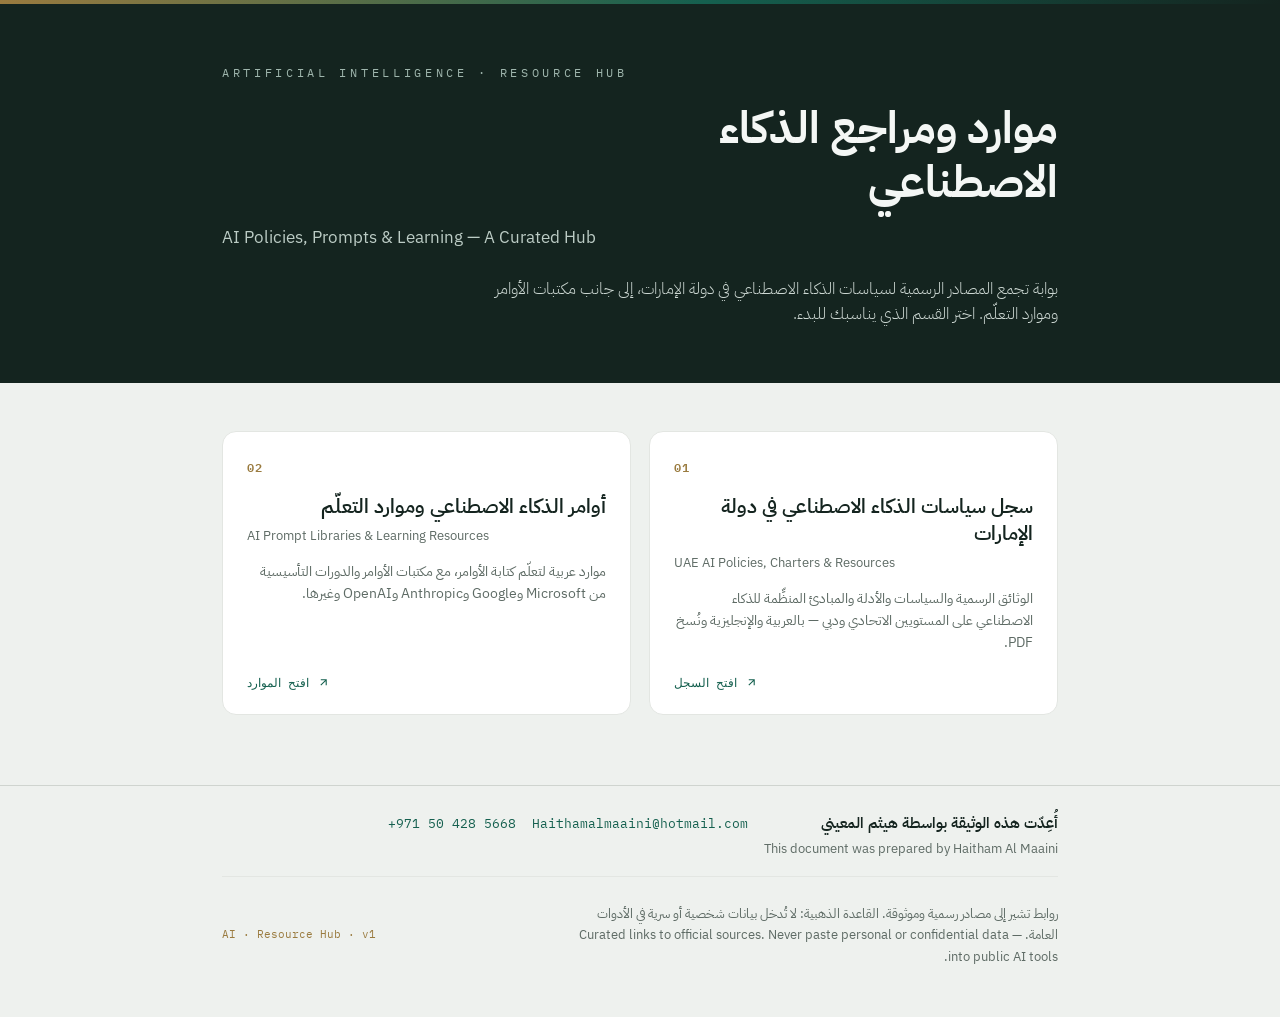
<file: archive/index.html>
<!DOCTYPE html>
<html lang="ar" dir="rtl">
<head>
<meta charset="UTF-8">
<meta name="viewport" content="width=device-width, initial-scale=1.0">
<title>موارد ومراجع الذكاء الاصطناعي</title>
<meta name="description" content="بوابة موارد الذكاء الاصطناعي — سجل السياسات الرسمية في دولة الإمارات، ومكتبات الأوامر وموارد التعلّم.">
<link rel="preconnect" href="https://fonts.googleapis.com">
<link rel="preconnect" href="https://fonts.gstatic.com" crossorigin>
<link href="https://fonts.googleapis.com/css2?family=IBM+Plex+Sans+Arabic:wght@300;400;500;600;700&family=IBM+Plex+Sans:wght@400;500;600&family=IBM+Plex+Mono:wght@500;600&display=swap" rel="stylesheet">
<style>
  :root{
    --ink:#14241f; --paper:#eef1ee; --card:#ffffff;
    --accent:#15604f; --accent-soft:#e2ede8; --brass:#9a7b3f;
    --muted:#5e6b65; --line:#e3e6e2; --line-strong:#cfd4cf; --radius:14px;
    --ar:"IBM Plex Sans Arabic", system-ui, sans-serif;
    --en:"IBM Plex Sans", system-ui, sans-serif;
    --mono:"IBM Plex Mono", ui-monospace, monospace;
  }
  *{box-sizing:border-box;margin:0;padding:0}
  body{font-family:var(--ar);background:var(--paper);color:var(--ink);line-height:1.6;-webkit-font-smoothing:antialiased}
  .wrap{max-width:880px;margin:0 auto;padding:0 22px}

  header.top{background:var(--ink);color:#f4f7f5;padding:64px 0 56px;position:relative;overflow:hidden}
  header.top::before{content:"";position:absolute;inset:0 0 auto 0;height:4px;
    background:linear-gradient(90deg,var(--brass) 0%,var(--accent) 55%,transparent 100%)}
  .kicker{font-family:var(--mono);font-size:11.5px;letter-spacing:.32em;text-transform:uppercase;color:#9fb6ad;margin-bottom:20px;direction:ltr}
  header.top h1{font-weight:700;font-size:clamp(28px,5.8vw,44px);line-height:1.22;max-width:20ch}
  header.top .sub{font-family:var(--en);direction:ltr;font-size:clamp(14px,2.4vw,17px);color:#bcccc5;font-weight:400;margin-top:14px}
  header.top p.lede{margin-top:26px;max-width:60ch;color:#cdd8d3;font-size:15.5px;font-weight:300}

  main{padding:48px 0 70px}

  .cards{display:grid;grid-template-columns:1fr 1fr;gap:18px}
  a.card{
    text-decoration:none;color:inherit;background:var(--card);border:1px solid var(--line);
    border-radius:var(--radius);padding:26px 24px 22px;display:flex;flex-direction:column;
    position:relative;overflow:hidden;
    transition:border-color .18s ease, box-shadow .18s ease, transform .18s ease;
  }
  a.card::before{content:"";position:absolute;inset:0 auto 0 0;width:4px;
    background:linear-gradient(180deg,var(--brass),var(--accent));opacity:.0;transition:opacity .18s ease}
  a.card:hover,a.card:focus-visible{border-color:var(--line-strong);box-shadow:0 10px 30px -18px rgba(20,36,31,.5);transform:translateY(-2px)}
  a.card:hover::before,a.card:focus-visible::before{opacity:1}
  a:focus-visible{outline:2px solid var(--accent);outline-offset:3px}
  .card .num{font-family:var(--mono);font-size:12px;font-weight:600;color:var(--brass);direction:ltr;letter-spacing:.06em;margin-bottom:16px}
  .card h2{font-weight:600;font-size:20px;line-height:1.35;color:var(--ink)}
  .card .en{font-family:var(--en);direction:ltr;font-size:13px;color:var(--muted);margin-top:6px;font-weight:400}
  .card .desc{font-size:14px;color:var(--muted);margin-top:14px;flex:1}
  .card .go{margin-top:18px;font-family:var(--mono);font-size:12px;font-weight:500;color:var(--accent);direction:ltr;display:inline-flex;align-items:center;gap:8px}
  .card .go svg{width:13px;height:13px}

  footer{border-top:1px solid var(--line-strong);padding:26px 0 50px;color:var(--muted);font-size:12.5px}
  footer .wrap{display:flex;flex-wrap:wrap;gap:8px 18px;justify-content:space-between;align-items:center}
  footer .note{max-width:60ch;line-height:1.7}
  footer .mono{font-family:var(--mono);font-size:11px;color:var(--brass);direction:ltr}
  .prepared{flex-basis:100%;display:flex;flex-wrap:wrap;align-items:baseline;gap:6px 16px;
    padding-bottom:18px;margin-bottom:18px;border-bottom:1px solid var(--line)}
  .prepared .pb-text{display:flex;flex-direction:column;gap:3px}
  .prepared .pb-ar{font-weight:600;font-size:14.5px;color:var(--ink)}
  .prepared .pb-en{font-family:var(--en);direction:ltr;font-size:12.5px;color:var(--muted)}
  .prepared .pb-contacts{display:flex;flex-wrap:wrap;gap:6px 16px;direction:ltr;font-family:var(--mono);font-size:12.5px;margin-inline-start:auto}
  .prepared .pb-contacts a{color:var(--accent);text-decoration:none;border-bottom:1px solid transparent;transition:border-color .15s}
  .prepared .pb-contacts a:hover,.prepared .pb-contacts a:focus-visible{border-color:var(--accent)}

  @media (max-width:600px){.cards{grid-template-columns:1fr}.prepared .pb-contacts{margin-inline-start:0}}
  @media (prefers-reduced-motion:reduce){*{transition:none!important}}
</style>
</head>
<body>

<header class="top">
  <div class="wrap">
    <div class="kicker">Artificial Intelligence · Resource Hub</div>
    <h1>موارد ومراجع الذكاء الاصطناعي</h1>
    <div class="sub">AI Policies, Prompts &amp; Learning — A Curated Hub</div>
    <p class="lede">بوابة تجمع المصادر الرسمية لسياسات الذكاء الاصطناعي في دولة الإمارات، إلى جانب مكتبات الأوامر وموارد التعلّم. اختر القسم الذي يناسبك للبدء.</p>
  </div>
</header>

<main>
  <div class="wrap">
    <div class="cards">

      <a class="card" href="/uae-ai-register">
        <div class="num">01</div>
        <h2>سجل سياسات الذكاء الاصطناعي في دولة الإمارات</h2>
        <div class="en">UAE AI Policies, Charters &amp; Resources</div>
        <p class="desc">الوثائق الرسمية والسياسات والأدلة والمبادئ المنظِّمة للذكاء الاصطناعي على المستويين الاتحادي ودبي — بالعربية والإنجليزية ونُسخ PDF.</p>
        <span class="go">افتح السجل <svg viewBox="0 0 24 24" fill="none" stroke="currentColor" stroke-width="2"><path d="M7 17 17 7M7 7h10v10"/></svg></span>
      </a>

      <a class="card" href="/ai-prompts-learning">
        <div class="num">02</div>
        <h2>أوامر الذكاء الاصطناعي وموارد التعلّم</h2>
        <div class="en">AI Prompt Libraries &amp; Learning Resources</div>
        <p class="desc">موارد عربية لتعلّم كتابة الأوامر، مع مكتبات الأوامر والدورات التأسيسية من Microsoft وGoogle وAnthropic وOpenAI وغيرها.</p>
        <span class="go">افتح الموارد <svg viewBox="0 0 24 24" fill="none" stroke="currentColor" stroke-width="2"><path d="M7 17 17 7M7 7h10v10"/></svg></span>
      </a>

    </div>
  </div>
</main>

<footer>
  <div class="wrap">
    <div class="prepared">
      <div class="pb-text">
        <span class="pb-ar">أُعِدّت هذه الوثيقة بواسطة هيثم المعيني</span>
        <span class="pb-en">This document was prepared by Haitham Al Maaini</span>
      </div>
      <span class="pb-contacts">
        <a href="tel:+971504285668">+971 50 428 5668</a>
        <a href="mailto:Haithamalmaaini@hotmail.com">Haithamalmaaini@hotmail.com</a>
      </span>
    </div>
    <div class="note">روابط تشير إلى مصادر رسمية وموثوقة. القاعدة الذهبية: لا تُدخل بيانات شخصية أو سرية في الأدوات العامة. — Curated links to official sources. Never paste personal or confidential data into public AI tools.</div>
    <div class="mono">AI · Resource Hub · v1</div>
  </div>
</footer>

</body>
</html>
</file>
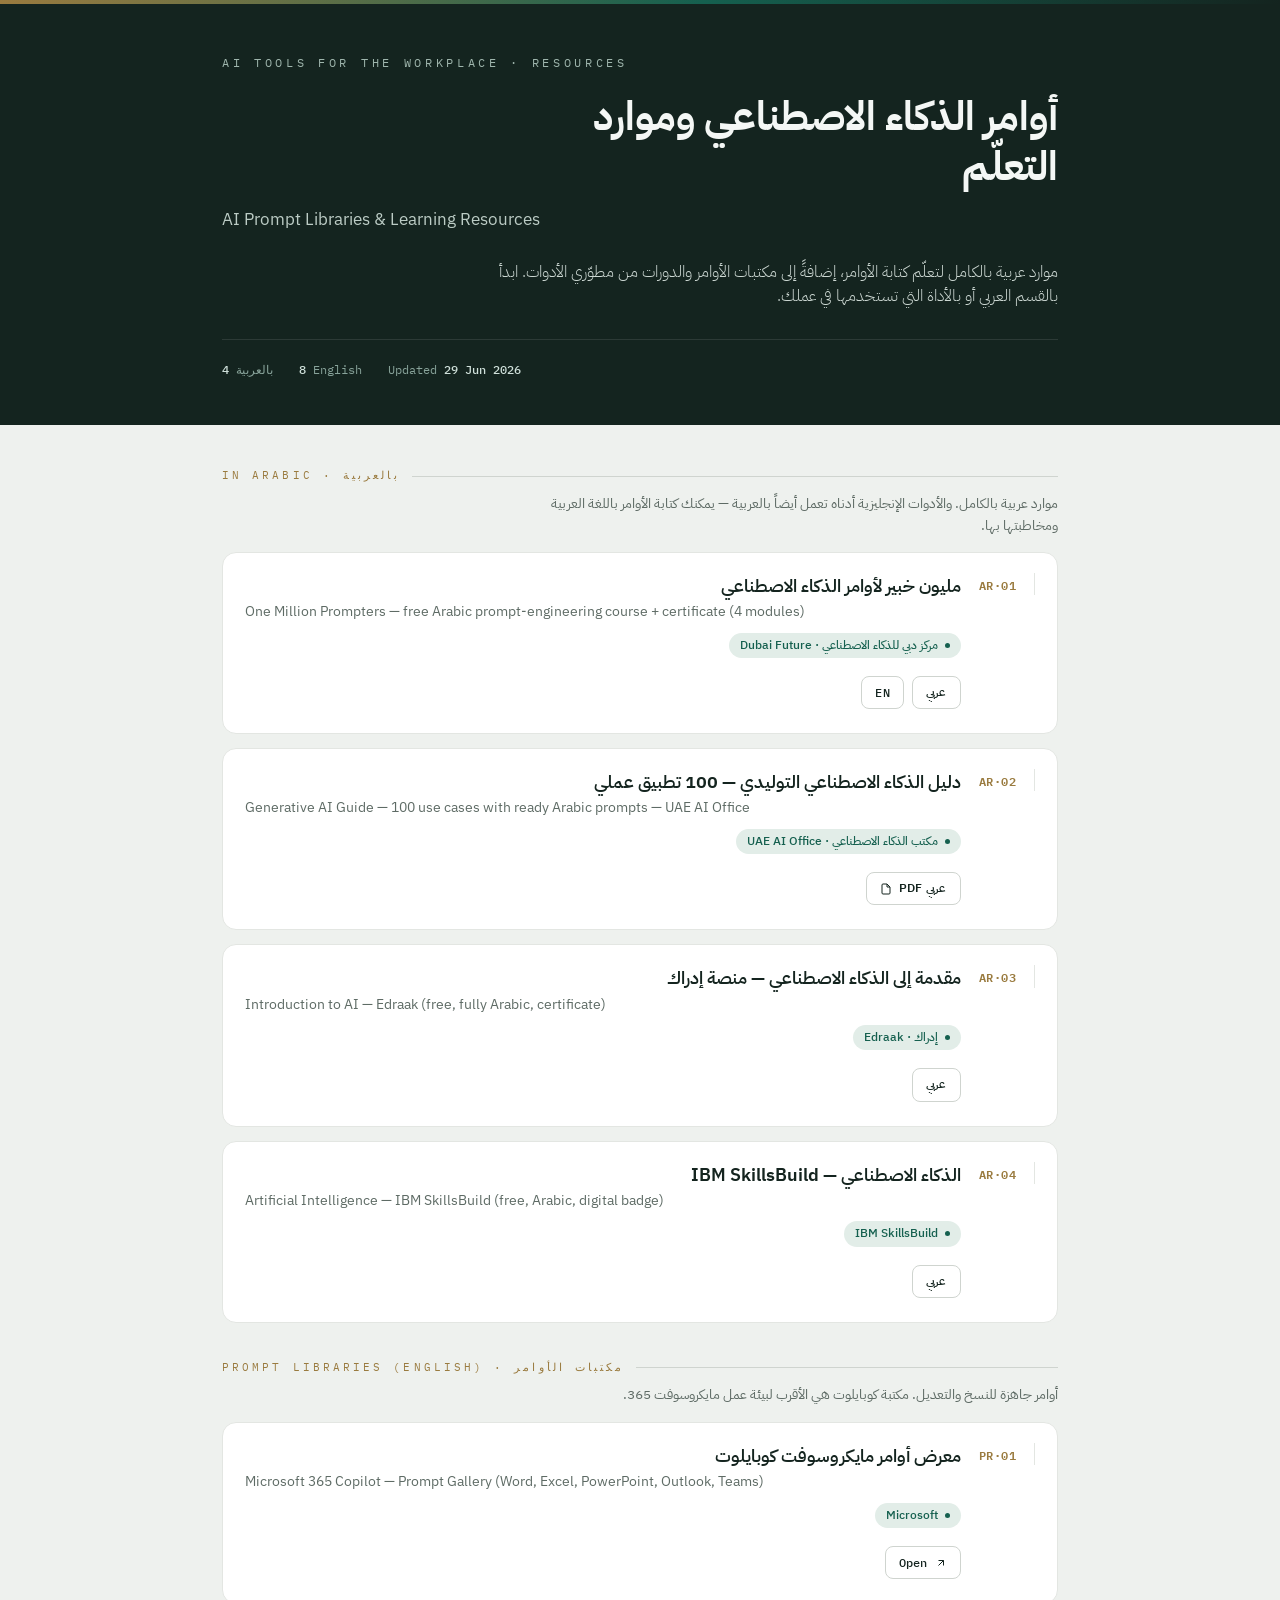
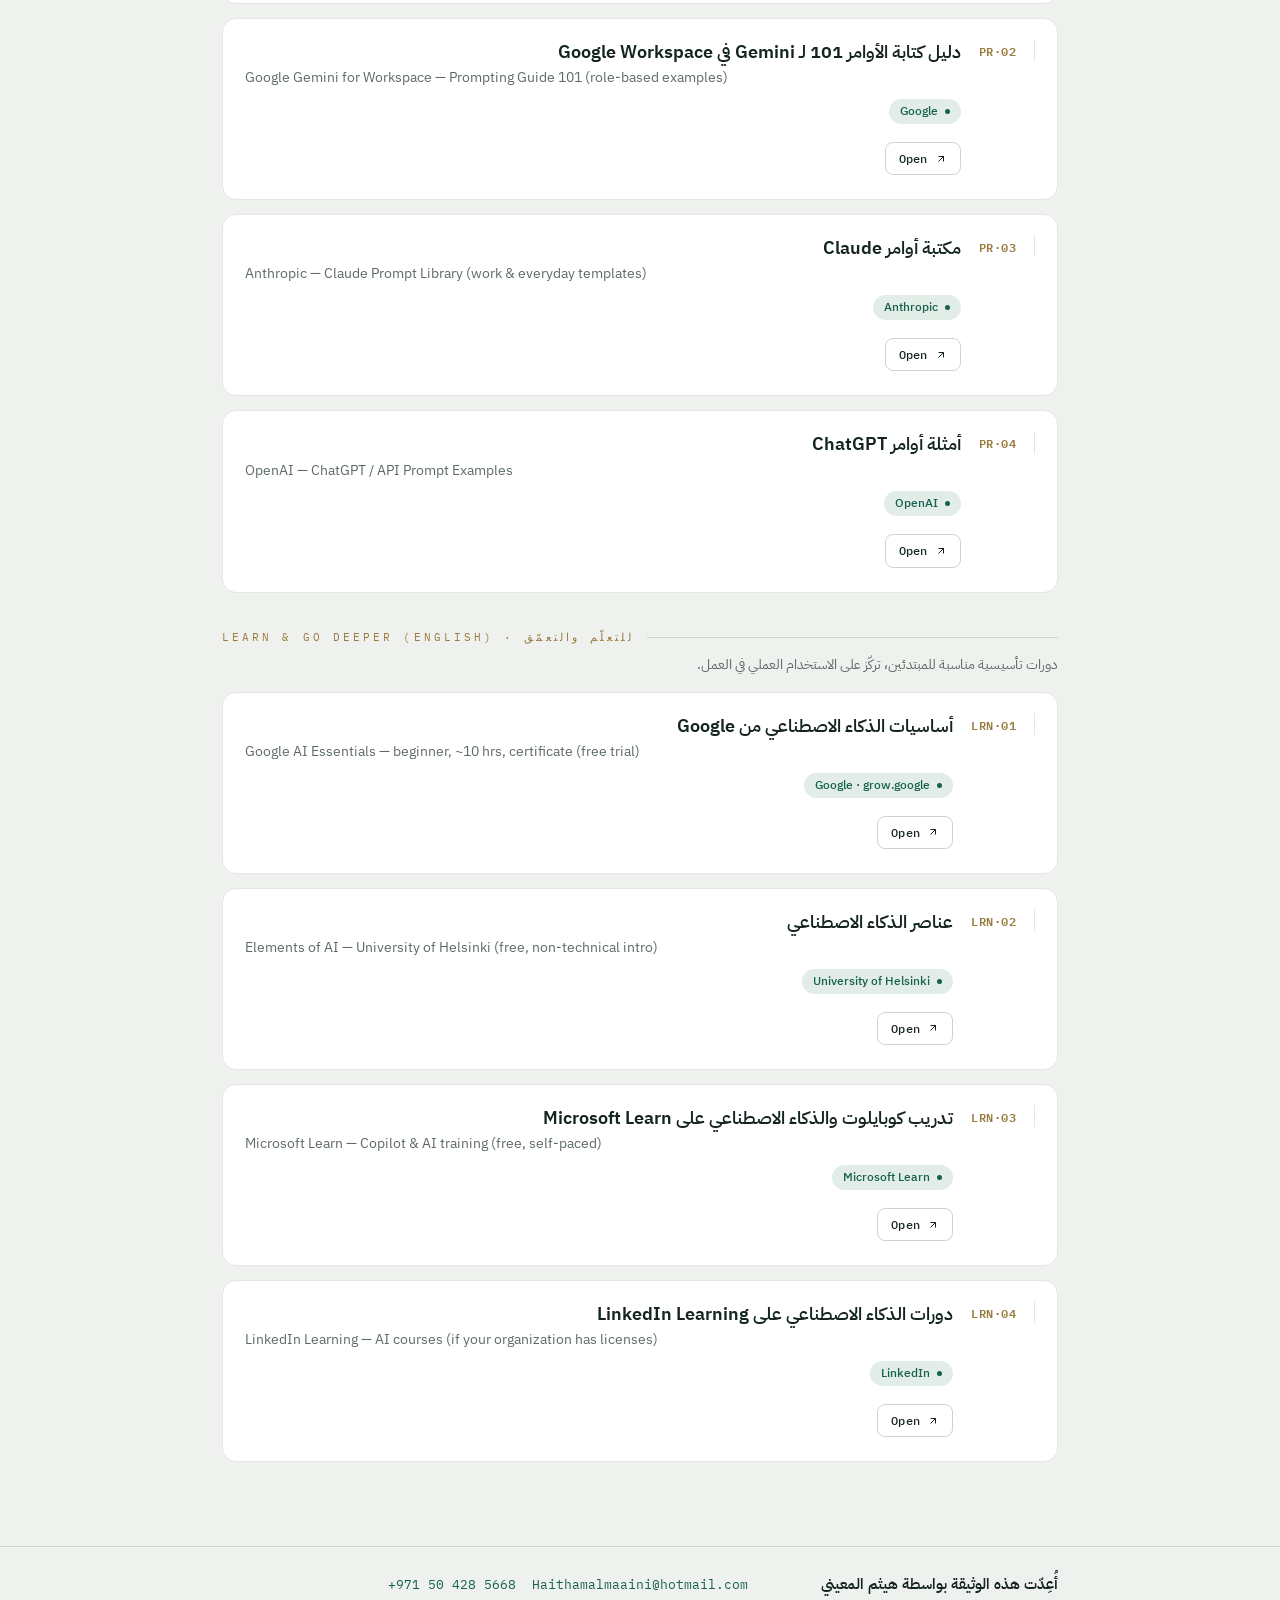
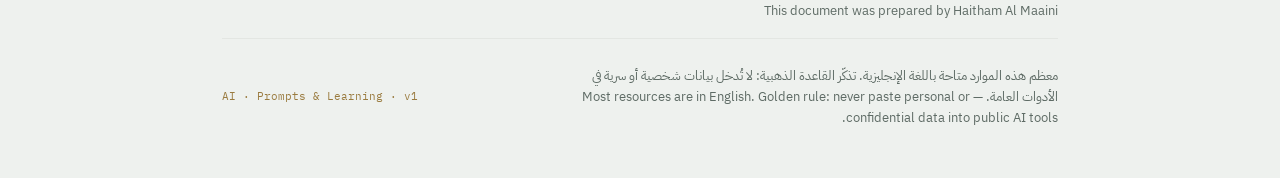
<file: ai-prompts-learning.html>
<!DOCTYPE html>
<html lang="ar" dir="rtl">
<head>
<meta charset="UTF-8">
<meta name="viewport" content="width=device-width, initial-scale=1.0">
<title>أوامر الذكاء الاصطناعي وموارد التعلّم</title>
<link rel="preconnect" href="https://fonts.googleapis.com">
<link rel="preconnect" href="https://fonts.gstatic.com" crossorigin>
<link href="https://fonts.googleapis.com/css2?family=IBM+Plex+Sans+Arabic:wght@300;400;500;600;700&family=IBM+Plex+Sans:wght@400;500;600&family=IBM+Plex+Mono:wght@500;600&display=swap" rel="stylesheet">
<style>
  :root{
    --ink:#14241f; --paper:#eef1ee; --card:#ffffff;
    --accent:#15604f; --accent-soft:#e2ede8; --brass:#9a7b3f;
    --muted:#5e6b65; --line:#e3e6e2; --line-strong:#cfd4cf; --radius:14px;
    --ar:"IBM Plex Sans Arabic", system-ui, sans-serif;
    --en:"IBM Plex Sans", system-ui, sans-serif;
    --mono:"IBM Plex Mono", ui-monospace, monospace;
  }
  *{box-sizing:border-box;margin:0;padding:0}
  body{font-family:var(--ar);background:var(--paper);color:var(--ink);line-height:1.6;-webkit-font-smoothing:antialiased}
  .wrap{max-width:880px;margin:0 auto;padding:0 22px}

  header.top{background:var(--ink);color:#f4f7f5;padding:54px 0 46px;position:relative;overflow:hidden}
  header.top::before{content:"";position:absolute;inset:0 0 auto 0;height:4px;
    background:linear-gradient(90deg,var(--brass) 0%,var(--accent) 55%,transparent 100%)}
  .kicker{font-family:var(--mono);font-size:11.5px;letter-spacing:.32em;text-transform:uppercase;color:#9fb6ad;margin-bottom:20px;direction:ltr}
  header.top h1{font-weight:700;font-size:clamp(26px,5.4vw,40px);line-height:1.25;max-width:20ch}
  header.top .sub{font-family:var(--en);direction:ltr;font-size:clamp(14px,2.4vw,17px);color:#bcccc5;font-weight:400;margin-top:14px}
  header.top p.lede{margin-top:26px;max-width:60ch;color:#cdd8d3;font-size:15.5px;font-weight:300}
  .meta-row{margin-top:30px;display:flex;flex-wrap:wrap;gap:10px 26px;align-items:center;
    font-family:var(--mono);font-size:12px;color:#88a39a;direction:ltr;border-top:1px solid rgba(255,255,255,.10);padding-top:20px}
  .meta-row b{color:#cfe0da;font-weight:500}

  main{padding:42px 0 70px}
  .grouplabel{font-family:var(--mono);font-size:11px;letter-spacing:.28em;text-transform:uppercase;color:var(--brass);
    margin:36px 0 14px;display:flex;align-items:center;gap:12px;direction:ltr}
  .grouplabel::after{content:"";flex:1;height:1px;background:var(--line-strong)}
  .grouplabel:first-child{margin-top:0}
  .groupnote{font-size:13.5px;color:var(--muted);margin:-6px 0 16px;max-width:64ch}

  .item{background:var(--card);border:1px solid var(--line);border-radius:var(--radius);padding:20px 22px;margin-bottom:14px;
    display:grid;grid-template-columns:auto 1fr;gap:4px 18px;position:relative;
    transition:border-color .18s ease, box-shadow .18s ease, transform .18s ease}
  .item:hover{border-color:var(--line-strong);box-shadow:0 6px 22px -14px rgba(20,36,31,.4);transform:translateY(-1px)}
  .ref{grid-row:1 / span 3;font-family:var(--mono);font-size:12px;font-weight:600;color:var(--brass);direction:ltr;letter-spacing:.04em;
    border-inline-end:1px solid var(--line);padding-inline-end:18px;align-self:start;white-space:nowrap;padding-top:3px}
  .titles{min-width:0}
  .t-ar{font-weight:600;font-size:18px;line-height:1.4;color:var(--ink)}
  .t-en{font-family:var(--en);direction:ltr;font-size:13.5px;color:var(--muted);margin-top:3px;font-weight:400}
  .issuer{margin-top:10px;display:inline-flex;align-items:center;gap:7px;font-size:12px;color:var(--accent);
    background:var(--accent-soft);padding:3px 11px;border-radius:100px;font-weight:500}
  .issuer .dot{width:5px;height:5px;border-radius:50%;background:var(--accent)}

  .links{grid-column:2;display:flex;flex-wrap:wrap;gap:8px;margin-top:14px}
  a.lnk{text-decoration:none;font-family:var(--mono);font-size:12px;font-weight:500;letter-spacing:.02em;color:var(--ink);
    border:1px solid var(--line-strong);border-radius:8px;padding:6px 13px;display:inline-flex;align-items:center;gap:7px;direction:ltr;
    transition:background .15s ease,color .15s ease,border-color .15s ease}
  a.lnk:hover,a.lnk:focus-visible{background:var(--accent);color:#fff;border-color:var(--accent)}
  a.lnk svg{width:12px;height:12px;flex:none}
  a:focus-visible{outline:2px solid var(--accent);outline-offset:3px}

  footer{border-top:1px solid var(--line-strong);padding:26px 0 50px;color:var(--muted);font-size:12.5px}
  footer .wrap{display:flex;flex-wrap:wrap;gap:8px 18px;justify-content:space-between;align-items:center}
  footer .note{max-width:60ch;line-height:1.7}
  footer .mono{font-family:var(--mono);font-size:11px;color:var(--brass);direction:ltr}
  .prepared{flex-basis:100%;display:flex;flex-wrap:wrap;align-items:baseline;gap:6px 16px;
    padding-bottom:18px;margin-bottom:18px;border-bottom:1px solid var(--line)}
  .prepared .pb-text{display:flex;flex-direction:column;gap:3px}
  .prepared .pb-ar{font-weight:600;font-size:14.5px;color:var(--ink)}
  .prepared .pb-en{font-family:var(--en);direction:ltr;font-size:12.5px;color:var(--muted)}
  .prepared .pb-contacts{display:flex;flex-wrap:wrap;gap:6px 16px;direction:ltr;font-family:var(--mono);font-size:12.5px;margin-inline-start:auto}
  .prepared .pb-contacts a{color:var(--accent);text-decoration:none;border-bottom:1px solid transparent;transition:border-color .15s}
  .prepared .pb-contacts a:hover,.prepared .pb-contacts a:focus-visible{border-color:var(--accent)}

  @media (max-width:560px){
    .prepared .pb-contacts{margin-inline-start:0}
    .item{grid-template-columns:1fr;gap:2px}
    .ref{grid-row:auto;border-inline-end:none;border-bottom:1px solid var(--line);padding-inline-end:0;padding-bottom:8px;margin-bottom:8px}
    .links{grid-column:1}
  }
  @media (prefers-reduced-motion:reduce){*{transition:none!important}}
</style>
</head>
<body>

<header class="top">
  <div class="wrap">
    <div class="kicker">AI Tools for the Workplace · Resources</div>
    <h1>أوامر الذكاء الاصطناعي وموارد التعلّم</h1>
    <div class="sub">AI Prompt Libraries &amp; Learning Resources</div>
    <p class="lede">موارد عربية بالكامل لتعلّم كتابة الأوامر، إضافةً إلى مكتبات الأوامر والدورات من مطوّري الأدوات. ابدأ بالقسم العربي أو بالأداة التي تستخدمها في عملك.</p>
    <div class="meta-row">
      <span><b>4</b> بالعربية</span>
      <span><b>8</b> English</span>
      <span>Updated <b>29 Jun 2026</b></span>
    </div>
  </div>
</header>

<main>
  <div class="wrap">

    <!-- ============ ARABIC ============ -->
    <div class="grouplabel">In Arabic · بالعربية</div>
    <p class="groupnote">موارد عربية بالكامل. والأدوات الإنجليزية أدناه تعمل أيضاً بالعربية — يمكنك كتابة الأوامر باللغة العربية ومخاطبتها بها.</p>

    <!-- AR·01 -->
    <article class="item">
      <div class="ref">AR&middot;01</div>
      <div class="titles">
        <div class="t-ar">مليون خبير لأوامر الذكاء الاصطناعي</div>
        <div class="t-en">One Million Prompters — free Arabic prompt-engineering course + certificate (4 modules)</div>
        <span class="issuer"><span class="dot"></span>مركز دبي للذكاء الاصطناعي · Dubai Future</span>
      </div>
      <div class="links">
        <a class="lnk" href="https://dub.ai/ar/omp-ar" target="_blank" rel="noopener"><span style="font-family:var(--ar);font-weight:600">عربي</span></a>
        <a class="lnk" href="https://dub.ai/en/omp" target="_blank" rel="noopener">EN</a>
      </div>
    </article>

    <!-- AR·02 -->
    <article class="item">
      <div class="ref">AR&middot;02</div>
      <div class="titles">
        <div class="t-ar">دليل الذكاء الاصطناعي التوليدي — 100 تطبيق عملي</div>
        <div class="t-en">Generative AI Guide — 100 use cases with ready Arabic prompts — UAE AI Office</div>
        <span class="issuer"><span class="dot"></span>مكتب الذكاء الاصطناعي · UAE AI Office</span>
      </div>
      <div class="links">
        <a class="lnk" href="https://ai.gov.ae/wp-content/uploads/2023/04/406.-Generative-AI-Guide_ver1-AR.pdf" target="_blank" rel="noopener"><svg viewBox="0 0 24 24" fill="none" stroke="currentColor" stroke-width="2"><path d="M14 2H6a2 2 0 0 0-2 2v16a2 2 0 0 0 2 2h12a2 2 0 0 0 2-2V8z"/><path d="M14 2v6h6"/></svg><span style="font-family:var(--ar);font-weight:600">PDF عربي</span></a>
      </div>
    </article>

    <!-- AR·03 -->
    <article class="item">
      <div class="ref">AR&middot;03</div>
      <div class="titles">
        <div class="t-ar">مقدمة إلى الذكاء الاصطناعي — منصة إدراك</div>
        <div class="t-en">Introduction to AI — Edraak (free, fully Arabic, certificate)</div>
        <span class="issuer"><span class="dot"></span>إدراك · Edraak</span>
      </div>
      <div class="links">
        <a class="lnk" href="https://www.edraak.org/programs/course/arin-vt3_2018/" target="_blank" rel="noopener"><span style="font-family:var(--ar);font-weight:600">عربي</span></a>
      </div>
    </article>

    <!-- AR·04 -->
    <article class="item">
      <div class="ref">AR&middot;04</div>
      <div class="titles">
        <div class="t-ar">الذكاء الاصطناعي — IBM SkillsBuild</div>
        <div class="t-en">Artificial Intelligence — IBM SkillsBuild (free, Arabic, digital badge)</div>
        <span class="issuer"><span class="dot"></span>IBM SkillsBuild</span>
      </div>
      <div class="links">
        <a class="lnk" href="https://skillsbuild.org/ar/students/course-catalog/artificial-intelligence" target="_blank" rel="noopener"><span style="font-family:var(--ar);font-weight:600">عربي</span></a>
      </div>
    </article>

    <!-- ============ PROMPT LIBRARIES ============ -->
    <div class="grouplabel">Prompt Libraries (English) · مكتبات الأوامر</div>
    <p class="groupnote">أوامر جاهزة للنسخ والتعديل. مكتبة كوبايلوت هي الأقرب لبيئة عمل مايكروسوفت 365.</p>

    <!-- PR·01 -->
    <article class="item">
      <div class="ref">PR&middot;01</div>
      <div class="titles">
        <div class="t-ar">معرض أوامر مايكروسوفت كوبايلوت</div>
        <div class="t-en">Microsoft 365 Copilot — Prompt Gallery (Word, Excel, PowerPoint, Outlook, Teams)</div>
        <span class="issuer"><span class="dot"></span>Microsoft</span>
      </div>
      <div class="links">
        <a class="lnk" href="https://m365.cloud.microsoft/copilot-prompts" target="_blank" rel="noopener">Open<svg viewBox="0 0 24 24" fill="none" stroke="currentColor" stroke-width="2"><path d="M7 17 17 7M7 7h10v10"/></svg></a>
      </div>
    </article>

    <!-- PR·02 -->
    <article class="item">
      <div class="ref">PR&middot;02</div>
      <div class="titles">
        <div class="t-ar">دليل كتابة الأوامر 101 لـ Gemini في Google Workspace</div>
        <div class="t-en">Google Gemini for Workspace — Prompting Guide 101 (role-based examples)</div>
        <span class="issuer"><span class="dot"></span>Google</span>
      </div>
      <div class="links">
        <a class="lnk" href="https://workspace.google.com/learning/content/gemini-prompt-guide" target="_blank" rel="noopener">Open<svg viewBox="0 0 24 24" fill="none" stroke="currentColor" stroke-width="2"><path d="M7 17 17 7M7 7h10v10"/></svg></a>
      </div>
    </article>

    <!-- PR·03 -->
    <article class="item">
      <div class="ref">PR&middot;03</div>
      <div class="titles">
        <div class="t-ar">مكتبة أوامر Claude</div>
        <div class="t-en">Anthropic — Claude Prompt Library (work &amp; everyday templates)</div>
        <span class="issuer"><span class="dot"></span>Anthropic</span>
      </div>
      <div class="links">
        <a class="lnk" href="https://docs.anthropic.com/claude/prompt-library" target="_blank" rel="noopener">Open<svg viewBox="0 0 24 24" fill="none" stroke="currentColor" stroke-width="2"><path d="M7 17 17 7M7 7h10v10"/></svg></a>
      </div>
    </article>

    <!-- PR·04 -->
    <article class="item">
      <div class="ref">PR&middot;04</div>
      <div class="titles">
        <div class="t-ar">أمثلة أوامر ChatGPT</div>
        <div class="t-en">OpenAI — ChatGPT / API Prompt Examples</div>
        <span class="issuer"><span class="dot"></span>OpenAI</span>
      </div>
      <div class="links">
        <a class="lnk" href="https://platform.openai.com/examples" target="_blank" rel="noopener">Open<svg viewBox="0 0 24 24" fill="none" stroke="currentColor" stroke-width="2"><path d="M7 17 17 7M7 7h10v10"/></svg></a>
      </div>
    </article>

    <!-- ============ LEARN ============ -->
    <div class="grouplabel">Learn &amp; Go Deeper (English) · للتعلّم والتعمّق</div>
    <p class="groupnote">دورات تأسيسية مناسبة للمبتدئين، تركّز على الاستخدام العملي في العمل.</p>

    <!-- LRN·01 -->
    <article class="item">
      <div class="ref">LRN&middot;01</div>
      <div class="titles">
        <div class="t-ar">أساسيات الذكاء الاصطناعي من Google</div>
        <div class="t-en">Google AI Essentials — beginner, ~10 hrs, certificate (free trial)</div>
        <span class="issuer"><span class="dot"></span>Google · grow.google</span>
      </div>
      <div class="links">
        <a class="lnk" href="https://grow.google/ai-essentials/" target="_blank" rel="noopener">Open<svg viewBox="0 0 24 24" fill="none" stroke="currentColor" stroke-width="2"><path d="M7 17 17 7M7 7h10v10"/></svg></a>
      </div>
    </article>

    <!-- LRN·02 -->
    <article class="item">
      <div class="ref">LRN&middot;02</div>
      <div class="titles">
        <div class="t-ar">عناصر الذكاء الاصطناعي</div>
        <div class="t-en">Elements of AI — University of Helsinki (free, non-technical intro)</div>
        <span class="issuer"><span class="dot"></span>University of Helsinki</span>
      </div>
      <div class="links">
        <a class="lnk" href="https://www.elementsofai.com/" target="_blank" rel="noopener">Open<svg viewBox="0 0 24 24" fill="none" stroke="currentColor" stroke-width="2"><path d="M7 17 17 7M7 7h10v10"/></svg></a>
      </div>
    </article>

    <!-- LRN·03 -->
    <article class="item">
      <div class="ref">LRN&middot;03</div>
      <div class="titles">
        <div class="t-ar">تدريب كوبايلوت والذكاء الاصطناعي على Microsoft Learn</div>
        <div class="t-en">Microsoft Learn — Copilot &amp; AI training (free, self-paced)</div>
        <span class="issuer"><span class="dot"></span>Microsoft Learn</span>
      </div>
      <div class="links">
        <a class="lnk" href="https://learn.microsoft.com/training/" target="_blank" rel="noopener">Open<svg viewBox="0 0 24 24" fill="none" stroke="currentColor" stroke-width="2"><path d="M7 17 17 7M7 7h10v10"/></svg></a>
      </div>
    </article>

    <!-- LRN·04 -->
    <article class="item">
      <div class="ref">LRN&middot;04</div>
      <div class="titles">
        <div class="t-ar">دورات الذكاء الاصطناعي على LinkedIn Learning</div>
        <div class="t-en">LinkedIn Learning — AI courses (if your organization has licenses)</div>
        <span class="issuer"><span class="dot"></span>LinkedIn</span>
      </div>
      <div class="links">
        <a class="lnk" href="https://www.linkedin.com/learning/" target="_blank" rel="noopener">Open<svg viewBox="0 0 24 24" fill="none" stroke="currentColor" stroke-width="2"><path d="M7 17 17 7M7 7h10v10"/></svg></a>
      </div>
    </article>

  </div>
</main>

<footer>
  <div class="wrap">
    <div class="prepared">
      <div class="pb-text">
        <span class="pb-ar">أُعِدّت هذه الوثيقة بواسطة هيثم المعيني</span>
        <span class="pb-en">This document was prepared by Haitham Al Maaini</span>
      </div>
      <span class="pb-contacts">
        <a href="tel:+971504285668">+971 50 428 5668</a>
        <a href="mailto:Haithamalmaaini@hotmail.com">Haithamalmaaini@hotmail.com</a>
      </span>
    </div>
    <div class="note">معظم هذه الموارد متاحة باللغة الإنجليزية. تذكّر القاعدة الذهبية: لا تُدخل بيانات شخصية أو سرية في الأدوات العامة. — Most resources are in English. Golden rule: never paste personal or confidential data into public AI tools.</div>
    <div class="mono">AI · Prompts &amp; Learning · v1</div>
  </div>
</footer>

</body>
</html>
</file>
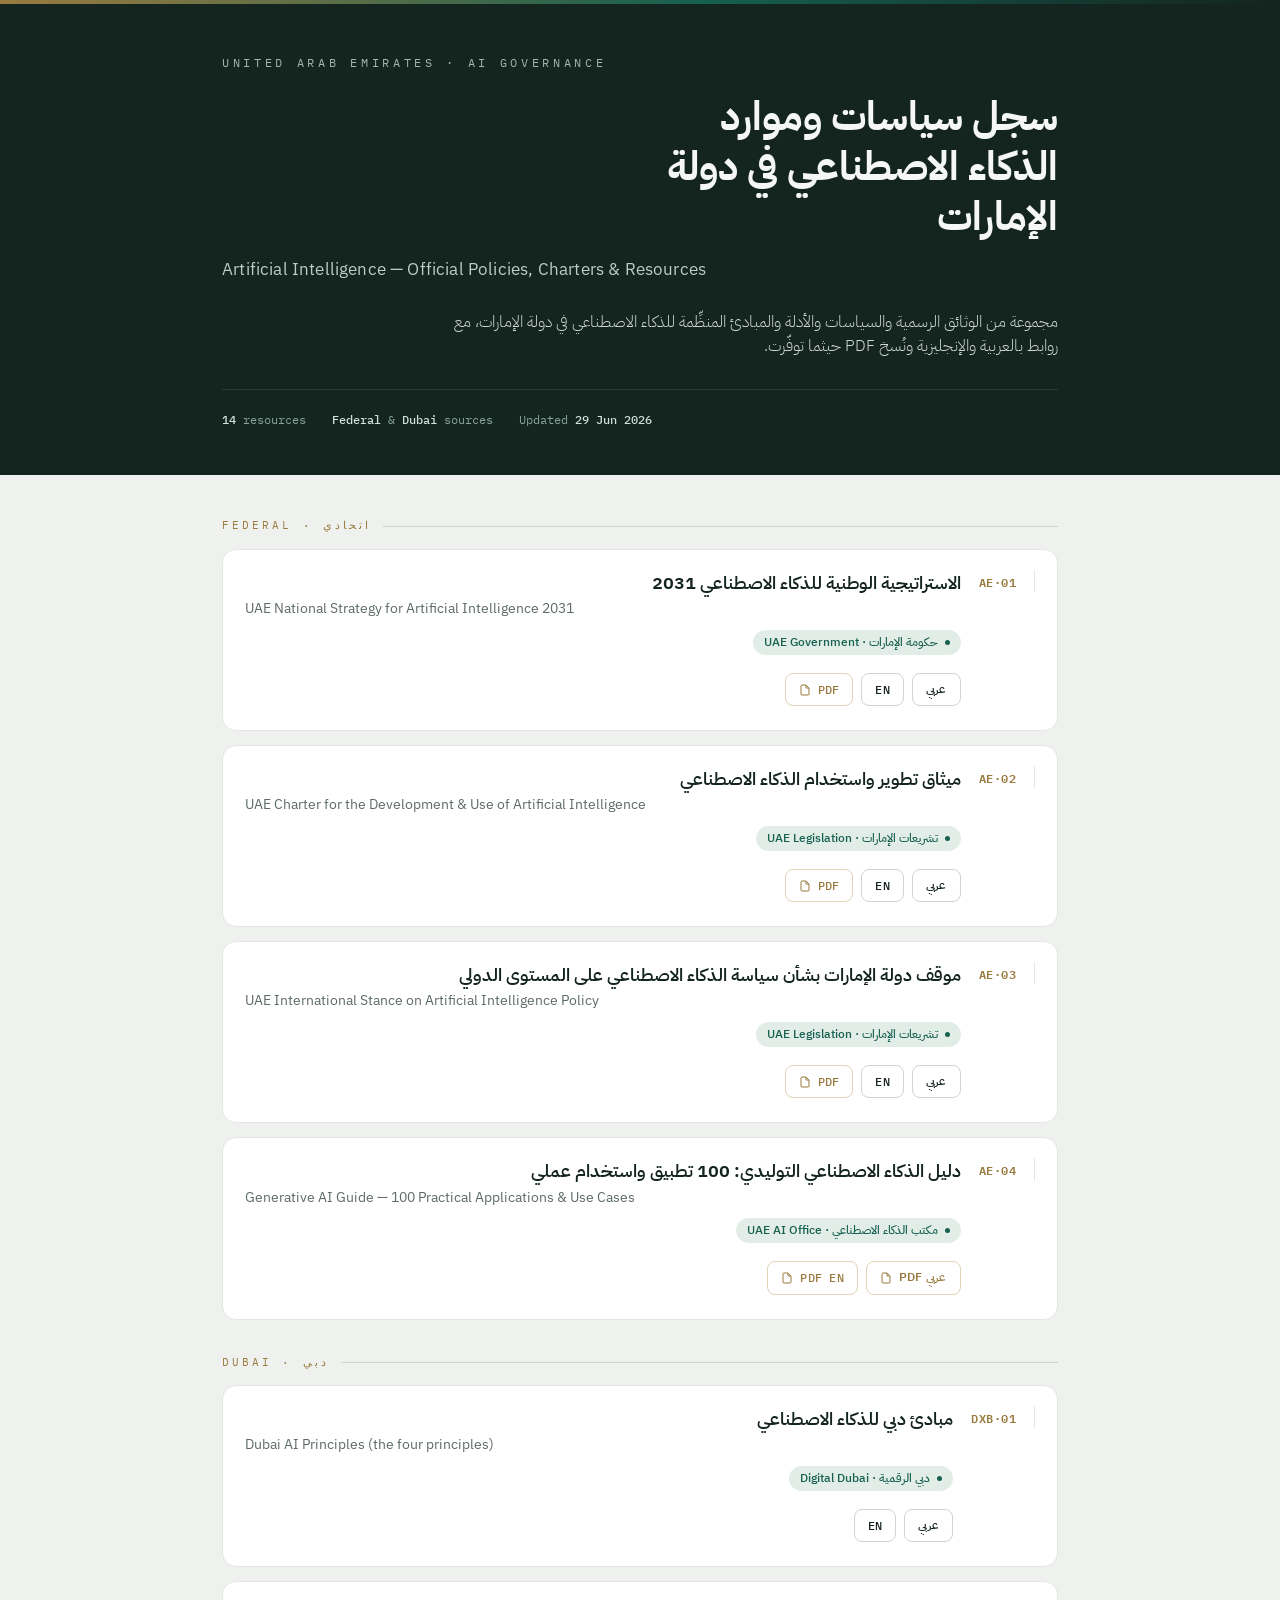
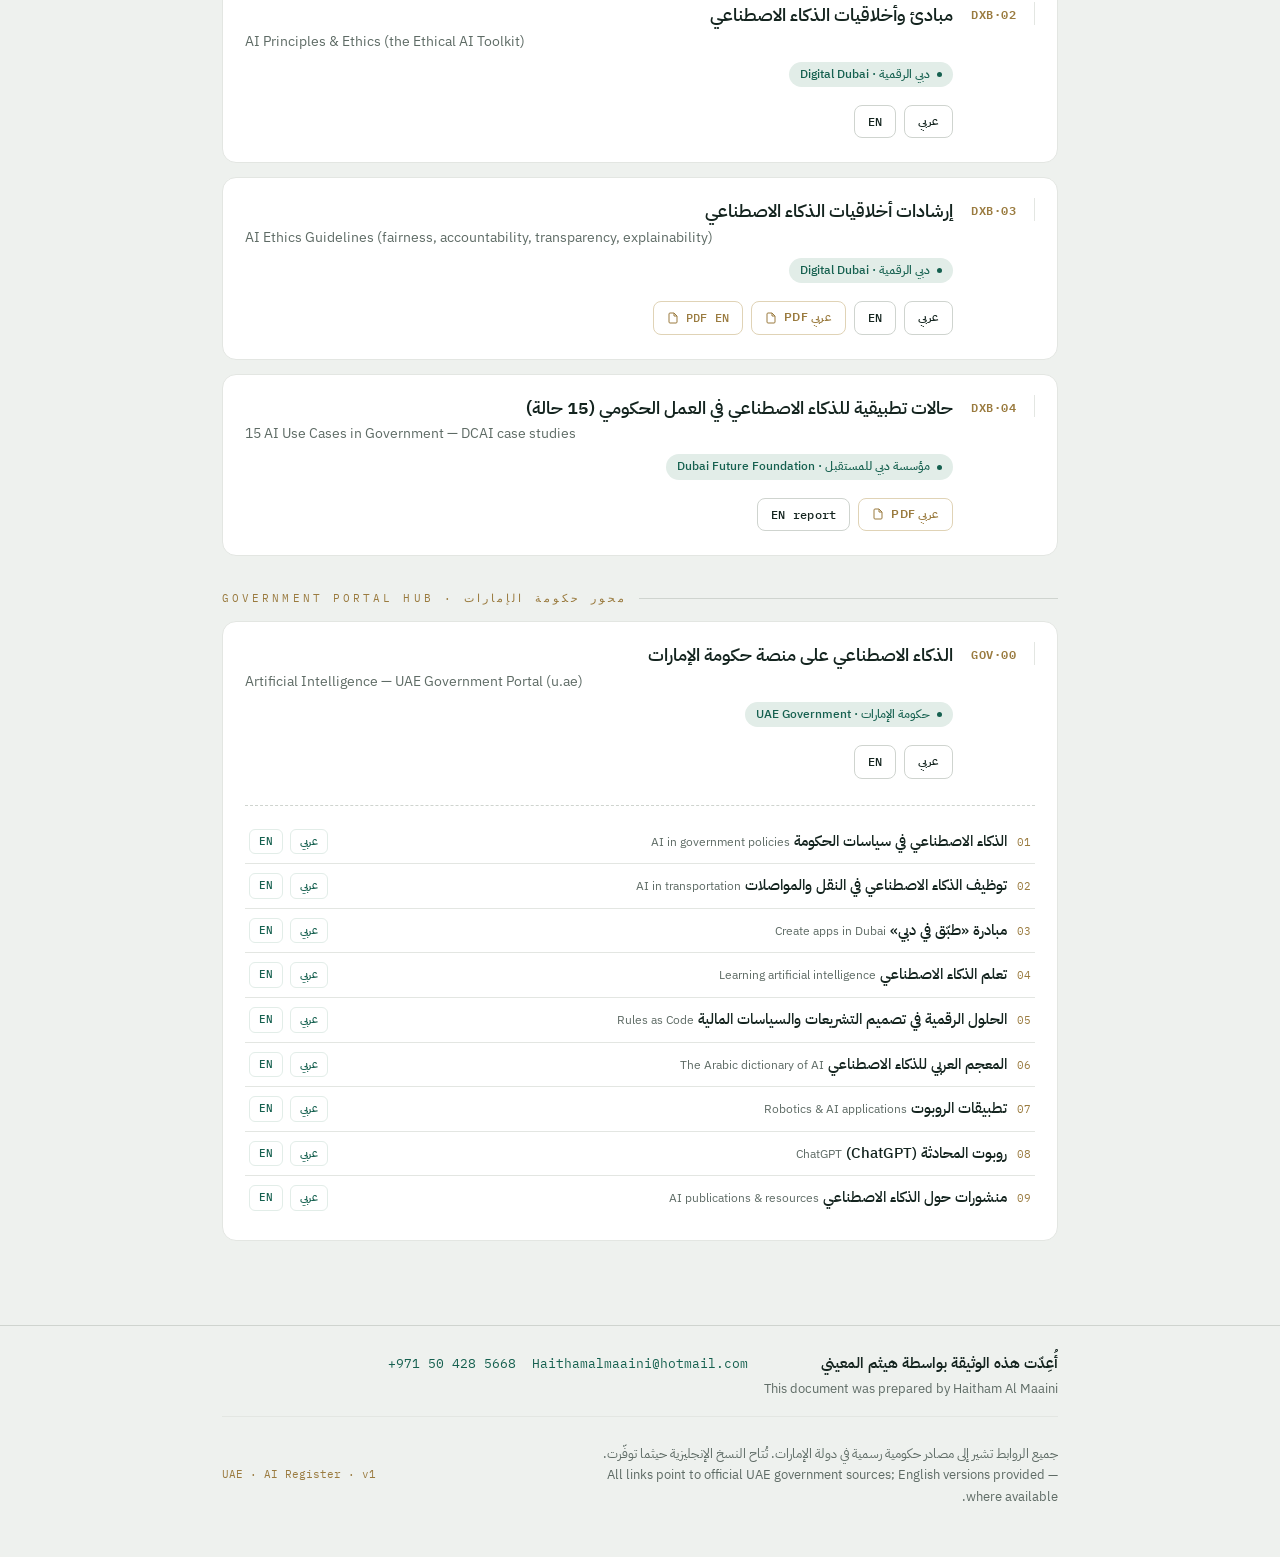
<file: uae-ai-register.html>
<!DOCTYPE html>
<html lang="ar" dir="rtl">
<head>
<meta charset="UTF-8">
<meta name="viewport" content="width=device-width, initial-scale=1.0">
<title>سجل سياسات وموارد الذكاء الاصطناعي في دولة الإمارات</title>
<link rel="preconnect" href="https://fonts.googleapis.com">
<link rel="preconnect" href="https://fonts.gstatic.com" crossorigin>
<link href="https://fonts.googleapis.com/css2?family=IBM+Plex+Sans+Arabic:wght@300;400;500;600;700&family=IBM+Plex+Sans:wght@400;500;600&family=IBM+Plex+Mono:wght@500;600&display=swap" rel="stylesheet">
<style>
  :root{
    --ink:#14241f;
    --paper:#eef1ee;
    --card:#ffffff;
    --accent:#15604f;
    --accent-soft:#e2ede8;
    --brass:#9a7b3f;
    --muted:#5e6b65;
    --line:#e3e6e2;
    --line-strong:#cfd4cf;
    --radius:14px;
    --ar:"IBM Plex Sans Arabic", system-ui, sans-serif;
    --en:"IBM Plex Sans", system-ui, sans-serif;
    --mono:"IBM Plex Mono", ui-monospace, monospace;
  }
  *{box-sizing:border-box;margin:0;padding:0}
  html{scroll-behavior:smooth}
  body{
    font-family:var(--ar);
    background:var(--paper);
    color:var(--ink);
    line-height:1.6;
    -webkit-font-smoothing:antialiased;
  }
  .lat{font-family:var(--en);direction:ltr;unicode-bidi:isolate}
  .wrap{max-width:880px;margin:0 auto;padding:0 22px}

  /* ---------- header ---------- */
  header.top{
    background:var(--ink);
    color:#f4f7f5;
    padding:54px 0 46px;
    position:relative;
    overflow:hidden;
  }
  header.top::before{
    content:"";position:absolute;inset:0 0 auto 0;height:4px;
    background:linear-gradient(90deg,var(--brass) 0%,var(--accent) 55%,transparent 100%);
  }
  .kicker{
    font-family:var(--mono);font-size:11.5px;letter-spacing:.32em;
    text-transform:uppercase;color:#9fb6ad;margin-bottom:20px;
    direction:ltr;
  }
  header.top h1{
    font-weight:700;font-size:clamp(26px,5.4vw,40px);line-height:1.25;
    max-width:18ch;
  }
  header.top .sub{
    font-family:var(--en);direction:ltr;font-size:clamp(14px,2.4vw,17px);
    color:#bcccc5;font-weight:400;margin-top:14px;letter-spacing:.01em;
  }
  header.top p.lede{
    margin-top:26px;max-width:62ch;color:#cdd8d3;font-size:15.5px;font-weight:300;
  }
  .meta-row{
    margin-top:30px;display:flex;flex-wrap:wrap;gap:10px 26px;align-items:center;
    font-family:var(--mono);font-size:12px;color:#88a39a;direction:ltr;
    border-top:1px solid rgba(255,255,255,.10);padding-top:20px;
  }
  .meta-row b{color:#cfe0da;font-weight:500}

  /* ---------- list ---------- */
  main{padding:42px 0 70px}
  .grouplabel{
    font-family:var(--mono);font-size:11px;letter-spacing:.28em;text-transform:uppercase;
    color:var(--brass);margin:34px 0 14px;display:flex;align-items:center;gap:12px;direction:ltr;
  }
  .grouplabel::after{content:"";flex:1;height:1px;background:var(--line-strong)}
  .grouplabel:first-child{margin-top:0}

  .item{
    background:var(--card);
    border:1px solid var(--line);
    border-radius:var(--radius);
    padding:20px 22px;
    margin-bottom:14px;
    display:grid;
    grid-template-columns:auto 1fr;
    gap:4px 18px;
    position:relative;
    transition:border-color .18s ease, box-shadow .18s ease, transform .18s ease;
  }
  .item:hover{
    border-color:var(--line-strong);
    box-shadow:0 6px 22px -14px rgba(20,36,31,.4);
    transform:translateY(-1px);
  }
  .ref{
    grid-row:1 / span 3;
    font-family:var(--mono);font-size:12px;font-weight:600;color:var(--brass);
    direction:ltr;letter-spacing:.04em;
    border-inline-end:1px solid var(--line);
    padding-inline-end:18px;
    align-self:start;
    white-space:nowrap;
    padding-top:3px;
  }
  .titles{min-width:0}
  .t-ar{font-weight:600;font-size:18px;line-height:1.4;color:var(--ink)}
  .t-en{font-family:var(--en);direction:ltr;font-size:13.5px;color:var(--muted);margin-top:3px;font-weight:400}
  .issuer{
    margin-top:10px;display:inline-flex;align-items:center;gap:7px;
    font-size:12px;color:var(--accent);background:var(--accent-soft);
    padding:3px 11px;border-radius:100px;font-weight:500;
  }
  .issuer .dot{width:5px;height:5px;border-radius:50%;background:var(--accent)}

  .links{grid-column:2;display:flex;flex-wrap:wrap;gap:8px;margin-top:14px}
  a.lnk{
    text-decoration:none;font-family:var(--mono);font-size:12px;font-weight:500;
    letter-spacing:.02em;color:var(--ink);
    border:1px solid var(--line-strong);border-radius:8px;
    padding:6px 13px;display:inline-flex;align-items:center;gap:7px;
    transition:background .15s ease,color .15s ease,border-color .15s ease;
    direction:ltr;
  }
  a.lnk:hover,a.lnk:focus-visible{background:var(--accent);color:#fff;border-color:var(--accent)}
  a.lnk .ar{font-family:var(--ar);font-weight:600}
  a.lnk.pdf{color:var(--brass);border-color:#e0d3b6}
  a.lnk.pdf:hover,a.lnk.pdf:focus-visible{background:var(--brass);color:#fff;border-color:var(--brass)}
  a.lnk svg{width:12px;height:12px;flex:none}
  a:focus-visible{outline:2px solid var(--accent);outline-offset:3px}

  /* nested children (u.ae hub) */
  .children{grid-column:1 / -1;margin-top:18px;border-top:1px dashed var(--line-strong);padding-top:14px}
  .children .ch{
    display:flex;align-items:center;justify-content:space-between;gap:14px;
    padding:9px 4px;border-bottom:1px solid var(--line);flex-wrap:wrap;
  }
  .children .ch:last-child{border-bottom:none}
  .ch-title{display:flex;align-items:baseline;gap:10px;min-width:0}
  .ch-num{font-family:var(--mono);font-size:11px;color:var(--brass);direction:ltr;flex:none}
  .ch-ar{font-weight:500;font-size:14.5px}
  .ch-en{font-family:var(--en);direction:ltr;font-size:11.5px;color:var(--muted)}
  .ch-links{display:flex;gap:7px;flex:none}
  a.mini{
    text-decoration:none;font-family:var(--mono);font-size:11px;font-weight:500;
    color:var(--accent);border:1px solid var(--accent-soft);border-radius:6px;
    padding:3px 9px;direction:ltr;transition:background .15s,color .15s;
  }
  a.mini.ar{font-family:var(--ar);font-weight:600}
  a.mini:hover,a.mini:focus-visible{background:var(--accent);color:#fff}

  /* ---------- footer ---------- */
  footer{border-top:1px solid var(--line-strong);padding:26px 0 50px;color:var(--muted);font-size:12.5px}
  footer .wrap{display:flex;flex-wrap:wrap;gap:8px 18px;justify-content:space-between;align-items:center}
  footer .note{max-width:58ch;line-height:1.7}
  footer .mono{font-family:var(--mono);font-size:11px;color:var(--brass);direction:ltr}
  .prepared{flex-basis:100%;display:flex;flex-wrap:wrap;align-items:baseline;gap:6px 16px;
    padding-bottom:18px;margin-bottom:18px;border-bottom:1px solid var(--line)}
  .prepared .pb-text{display:flex;flex-direction:column;gap:3px}
  .prepared .pb-ar{font-weight:600;font-size:14.5px;color:var(--ink)}
  .prepared .pb-en{font-family:var(--en);direction:ltr;font-size:12.5px;color:var(--muted)}
  .prepared .pb-contacts{display:flex;flex-wrap:wrap;gap:6px 16px;direction:ltr;font-family:var(--mono);font-size:12.5px;margin-inline-start:auto}
  .prepared .pb-contacts a{color:var(--accent);text-decoration:none;border-bottom:1px solid transparent;transition:border-color .15s}
  .prepared .pb-contacts a:hover,.prepared .pb-contacts a:focus-visible{border-color:var(--accent)}

  @media (max-width:560px){
    .prepared .pb-contacts{margin-inline-start:0}
    .item{grid-template-columns:1fr;gap:2px}
    .ref{grid-row:auto;border-inline-end:none;border-bottom:1px solid var(--line);
      padding-inline-end:0;padding-bottom:8px;margin-bottom:8px}
    .links{grid-column:1}
  }
  @media (prefers-reduced-motion:reduce){*{transition:none!important}html{scroll-behavior:auto}}
</style>
</head>
<body>

<header class="top">
  <div class="wrap">
    <div class="kicker">United Arab Emirates · AI Governance</div>
    <h1>سجل سياسات وموارد الذكاء الاصطناعي في دولة الإمارات</h1>
    <div class="sub">Artificial Intelligence — Official Policies, Charters &amp; Resources</div>
    <p class="lede">مجموعة من الوثائق الرسمية والسياسات والأدلة والمبادئ المنظِّمة للذكاء الاصطناعي في دولة الإمارات، مع روابط بالعربية والإنجليزية ونُسخ PDF حيثما توفّرت.</p>
    <div class="meta-row">
      <span><b>14</b> resources</span>
      <span><b>Federal</b> &amp; <b>Dubai</b> sources</span>
      <span>Updated <b>29 Jun 2026</b></span>
    </div>
  </div>
</header>

<main>
  <div class="wrap">

    <!-- ============ FEDERAL ============ -->
    <div class="grouplabel">Federal · اتحادي</div>

    <!-- AE·01 -->
    <article class="item">
      <div class="ref">AE&middot;01</div>
      <div class="titles">
        <div class="t-ar">الاستراتيجية الوطنية للذكاء الاصطناعي 2031</div>
        <div class="t-en">UAE National Strategy for Artificial Intelligence 2031</div>
        <span class="issuer"><span class="dot"></span>حكومة الإمارات · UAE Government</span>
      </div>
      <div class="links">
        <a class="lnk" href="https://u.ae/ar/about-the-uae/strategies-initiatives-and-awards/strategies-plans-and-visions/government-services-and-digital-transformation/uae-strategy-for-artificial-intelligence" target="_blank" rel="noopener"><span class="ar">عربي</span></a>
        <a class="lnk" href="https://u.ae/en/about-the-uae/strategies-initiatives-and-awards/strategies-plans-and-visions/government-services-and-digital-transformation/uae-strategy-for-artificial-intelligence" target="_blank" rel="noopener">EN</a>
        <a class="lnk pdf" href="https://ai.gov.ae/wp-content/uploads/2021/07/UAE-National-Strategy-for-Artificial-Intelligence-2031.pdf" target="_blank" rel="noopener"><svg viewBox="0 0 24 24" fill="none" stroke="currentColor" stroke-width="2"><path d="M14 2H6a2 2 0 0 0-2 2v16a2 2 0 0 0 2 2h12a2 2 0 0 0 2-2V8z"/><path d="M14 2v6h6"/></svg>PDF</a>
      </div>
    </article>

    <!-- AE·02 -->
    <article class="item">
      <div class="ref">AE&middot;02</div>
      <div class="titles">
        <div class="t-ar">ميثاق تطوير واستخدام الذكاء الاصطناعي</div>
        <div class="t-en">UAE Charter for the Development &amp; Use of Artificial Intelligence</div>
        <span class="issuer"><span class="dot"></span>تشريعات الإمارات · UAE Legislation</span>
      </div>
      <div class="links">
        <a class="lnk" href="https://uaelegislation.gov.ae/ar/policy/details/the-uae-charter-for-the-development-and-use-of-artificial-intelligence" target="_blank" rel="noopener"><span class="ar">عربي</span></a>
        <a class="lnk" href="https://uaelegislation.gov.ae/en/policy/details/the-uae-charter-for-the-development-and-use-of-artificial-intelligence" target="_blank" rel="noopener">EN</a>
        <a class="lnk pdf" href="https://uaelegislation.gov.ae/ar/policy/download/the-uae-charter-for-the-development-and-use-of-artificial-intelligence" target="_blank" rel="noopener"><svg viewBox="0 0 24 24" fill="none" stroke="currentColor" stroke-width="2"><path d="M14 2H6a2 2 0 0 0-2 2v16a2 2 0 0 0 2 2h12a2 2 0 0 0 2-2V8z"/><path d="M14 2v6h6"/></svg>PDF</a>
      </div>
    </article>

    <!-- AE·03 -->
    <article class="item">
      <div class="ref">AE&middot;03</div>
      <div class="titles">
        <div class="t-ar">موقف دولة الإمارات بشأن سياسة الذكاء الاصطناعي على المستوى الدولي</div>
        <div class="t-en">UAE International Stance on Artificial Intelligence Policy</div>
        <span class="issuer"><span class="dot"></span>تشريعات الإمارات · UAE Legislation</span>
      </div>
      <div class="links">
        <a class="lnk" href="https://uaelegislation.gov.ae/ar/policy/details/uae-s-international-stance-on-artificial-intelligence-policy" target="_blank" rel="noopener"><span class="ar">عربي</span></a>
        <a class="lnk" href="https://uaelegislation.gov.ae/en/policy/details/uae-s-international-stance-on-artificial-intelligence-policy" target="_blank" rel="noopener">EN</a>
        <a class="lnk pdf" href="https://uaelegislation.gov.ae/ar/policy/download/uae-s-international-stance-on-artificial-intelligence-policy" target="_blank" rel="noopener"><svg viewBox="0 0 24 24" fill="none" stroke="currentColor" stroke-width="2"><path d="M14 2H6a2 2 0 0 0-2 2v16a2 2 0 0 0 2 2h12a2 2 0 0 0 2-2V8z"/><path d="M14 2v6h6"/></svg>PDF</a>
      </div>
    </article>

    <!-- AE·04 -->
    <article class="item">
      <div class="ref">AE&middot;04</div>
      <div class="titles">
        <div class="t-ar">دليل الذكاء الاصطناعي التوليدي: 100 تطبيق واستخدام عملي</div>
        <div class="t-en">Generative AI Guide — 100 Practical Applications &amp; Use Cases</div>
        <span class="issuer"><span class="dot"></span>مكتب الذكاء الاصطناعي · UAE AI Office</span>
      </div>
      <div class="links">
        <a class="lnk pdf" href="https://ai.gov.ae/wp-content/uploads/2023/04/406.-Generative-AI-Guide_ver1-AR.pdf" target="_blank" rel="noopener"><svg viewBox="0 0 24 24" fill="none" stroke="currentColor" stroke-width="2"><path d="M14 2H6a2 2 0 0 0-2 2v16a2 2 0 0 0 2 2h12a2 2 0 0 0 2-2V8z"/><path d="M14 2v6h6"/></svg><span class="ar">PDF عربي</span></a>
        <a class="lnk pdf" href="https://ai.gov.ae/wp-content/uploads/2023/04/406.-Generative-AI-Guide_ver1-EN.pdf" target="_blank" rel="noopener"><svg viewBox="0 0 24 24" fill="none" stroke="currentColor" stroke-width="2"><path d="M14 2H6a2 2 0 0 0-2 2v16a2 2 0 0 0 2 2h12a2 2 0 0 0 2-2V8z"/><path d="M14 2v6h6"/></svg>PDF EN</a>
      </div>
    </article>

    <!-- ============ DUBAI ============ -->
    <div class="grouplabel">Dubai · دبي</div>

    <!-- DXB·01 -->
    <article class="item">
      <div class="ref">DXB&middot;01</div>
      <div class="titles">
        <div class="t-ar">مبادئ دبي للذكاء الاصطناعي</div>
        <div class="t-en">Dubai AI Principles (the four principles)</div>
        <span class="issuer"><span class="dot"></span>دبي الرقمية · Digital Dubai</span>
      </div>
      <div class="links">
        <a class="lnk" href="https://www.digitaldubai.ae/ar/initiatives/ai-principles" target="_blank" rel="noopener"><span class="ar">عربي</span></a>
        <a class="lnk" href="https://www.digitaldubai.ae/initiatives/ai-principles" target="_blank" rel="noopener">EN</a>
      </div>
    </article>

    <!-- DXB·02 -->
    <article class="item">
      <div class="ref">DXB&middot;02</div>
      <div class="titles">
        <div class="t-ar">مبادئ وأخلاقيات الذكاء الاصطناعي</div>
        <div class="t-en">AI Principles &amp; Ethics (the Ethical AI Toolkit)</div>
        <span class="issuer"><span class="dot"></span>دبي الرقمية · Digital Dubai</span>
      </div>
      <div class="links">
        <a class="lnk" href="https://www.digitaldubai.ae/ar/initiatives/ai-principles-ethics" target="_blank" rel="noopener"><span class="ar">عربي</span></a>
        <a class="lnk" href="https://www.digitaldubai.ae/initiatives/ai-principles-ethics" target="_blank" rel="noopener">EN</a>
      </div>
    </article>

    <!-- DXB·03 -->
    <article class="item">
      <div class="ref">DXB&middot;03</div>
      <div class="titles">
        <div class="t-ar">إرشادات أخلاقيات الذكاء الاصطناعي</div>
        <div class="t-en">AI Ethics Guidelines (fairness, accountability, transparency, explainability)</div>
        <span class="issuer"><span class="dot"></span>دبي الرقمية · Digital Dubai</span>
      </div>
      <div class="links">
        <a class="lnk" href="https://www.digitaldubai.ae/ar/initiatives/ai-ethics" target="_blank" rel="noopener"><span class="ar">عربي</span></a>
        <a class="lnk" href="https://www.digitaldubai.ae/initiatives/ai-ethics" target="_blank" rel="noopener">EN</a>
        <a class="lnk pdf" href="https://www.digitaldubai.ae/docs/default-source/ai-principles-resources/ai-ethics-ar.pdf" target="_blank" rel="noopener"><svg viewBox="0 0 24 24" fill="none" stroke="currentColor" stroke-width="2"><path d="M14 2H6a2 2 0 0 0-2 2v16a2 2 0 0 0 2 2h12a2 2 0 0 0 2-2V8z"/><path d="M14 2v6h6"/></svg><span class="ar">PDF عربي</span></a>
        <a class="lnk pdf" href="https://www.digitaldubai.ae/docs/default-source/ai-principles-resources/ai-ethics.pdf" target="_blank" rel="noopener"><svg viewBox="0 0 24 24" fill="none" stroke="currentColor" stroke-width="2"><path d="M14 2H6a2 2 0 0 0-2 2v16a2 2 0 0 0 2 2h12a2 2 0 0 0 2-2V8z"/><path d="M14 2v6h6"/></svg>PDF EN</a>
      </div>
    </article>

    <!-- DXB·04 -->
    <article class="item">
      <div class="ref">DXB&middot;04</div>
      <div class="titles">
        <div class="t-ar">حالات تطبيقية للذكاء الاصطناعي في العمل الحكومي (15 حالة)</div>
        <div class="t-en">15 AI Use Cases in Government — DCAI case studies</div>
        <span class="issuer"><span class="dot"></span>مؤسسة دبي للمستقبل · Dubai Future Foundation</span>
      </div>
      <div class="links">
        <a class="lnk pdf" href="https://www.dubaifuture.ae/wp-content/uploads/2025/06/DCAI-Case-Studies-AR.pdf" target="_blank" rel="noopener"><svg viewBox="0 0 24 24" fill="none" stroke="currentColor" stroke-width="2"><path d="M14 2H6a2 2 0 0 0-2 2v16a2 2 0 0 0 2 2h12a2 2 0 0 0 2-2V8z"/><path d="M14 2v6h6"/></svg><span class="ar">PDF عربي</span></a>
        <a class="lnk" href="https://www.dubaifuture.ae/reports/15-ai-use-cases-in-government/" target="_blank" rel="noopener">EN report</a>
      </div>
    </article>

    <!-- ============ GOV PORTAL HUB ============ -->
    <div class="grouplabel">Government Portal Hub · محور حكومة الإمارات</div>

    <!-- GOV·00 -->
    <article class="item">
      <div class="ref">GOV&middot;00</div>
      <div class="titles">
        <div class="t-ar">الذكاء الاصطناعي على منصة حكومة الإمارات</div>
        <div class="t-en">Artificial Intelligence — UAE Government Portal (u.ae)</div>
        <span class="issuer"><span class="dot"></span>حكومة الإمارات · UAE Government</span>
      </div>
      <div class="links">
        <a class="lnk" href="https://u.ae/ar/about-the-uae/digital-uae/digital-technology/artificial-intelligence" target="_blank" rel="noopener"><span class="ar">عربي</span></a>
        <a class="lnk" href="https://u.ae/en/about-the-uae/digital-uae/digital-technology/artificial-intelligence" target="_blank" rel="noopener">EN</a>
      </div>

      <div class="children">
        <div class="ch">
          <div class="ch-title"><span class="ch-num">01</span><div><span class="ch-ar">الذكاء الاصطناعي في سياسات الحكومة</span> <span class="ch-en">AI in government policies</span></div></div>
          <div class="ch-links">
            <a class="mini ar" href="https://u.ae/ar/about-the-uae/digital-uae/digital-technology/artificial-intelligence/artificial-intelligence-in-government-policies" target="_blank" rel="noopener">عربي</a>
            <a class="mini" href="https://u.ae/en/about-the-uae/digital-uae/digital-technology/artificial-intelligence/artificial-intelligence-in-government-policies" target="_blank" rel="noopener">EN</a>
          </div>
        </div>
        <div class="ch">
          <div class="ch-title"><span class="ch-num">02</span><div><span class="ch-ar">توظيف الذكاء الاصطناعي في النقل والمواصلات</span> <span class="ch-en">AI in transportation</span></div></div>
          <div class="ch-links">
            <a class="mini ar" href="https://u.ae/ar/about-the-uae/digital-uae/digital-technology/artificial-intelligence/ai-in-transportation" target="_blank" rel="noopener">عربي</a>
            <a class="mini" href="https://u.ae/en/about-the-uae/digital-uae/digital-technology/artificial-intelligence/ai-in-transportation" target="_blank" rel="noopener">EN</a>
          </div>
        </div>
        <div class="ch">
          <div class="ch-title"><span class="ch-num">03</span><div><span class="ch-ar">مبادرة «طبّق في دبي»</span> <span class="ch-en">Create apps in Dubai</span></div></div>
          <div class="ch-links">
            <a class="mini ar" href="https://u.ae/ar/about-the-uae/digital-uae/digital-technology/artificial-intelligence/create-apps-in-dubai" target="_blank" rel="noopener">عربي</a>
            <a class="mini" href="https://u.ae/en/about-the-uae/digital-uae/digital-technology/artificial-intelligence/create-apps-in-dubai" target="_blank" rel="noopener">EN</a>
          </div>
        </div>
        <div class="ch">
          <div class="ch-title"><span class="ch-num">04</span><div><span class="ch-ar">تعلم الذكاء الاصطناعي</span> <span class="ch-en">Learning artificial intelligence</span></div></div>
          <div class="ch-links">
            <a class="mini ar" href="https://u.ae/ar/about-the-uae/digital-uae/digital-technology/artificial-intelligence/learning-artificial-intelligence" target="_blank" rel="noopener">عربي</a>
            <a class="mini" href="https://u.ae/en/about-the-uae/digital-uae/digital-technology/artificial-intelligence/learning-artificial-intelligence" target="_blank" rel="noopener">EN</a>
          </div>
        </div>
        <div class="ch">
          <div class="ch-title"><span class="ch-num">05</span><div><span class="ch-ar">الحلول الرقمية في تصميم التشريعات والسياسات المالية</span> <span class="ch-en">Rules as Code</span></div></div>
          <div class="ch-links">
            <a class="mini ar" href="https://u.ae/ar/about-the-uae/digital-uae/digital-technology/artificial-intelligence/rules-as-code" target="_blank" rel="noopener">عربي</a>
            <a class="mini" href="https://u.ae/en/about-the-uae/digital-uae/digital-technology/artificial-intelligence/rules-as-code" target="_blank" rel="noopener">EN</a>
          </div>
        </div>
        <div class="ch">
          <div class="ch-title"><span class="ch-num">06</span><div><span class="ch-ar">المعجم العربي للذكاء الاصطناعي</span> <span class="ch-en">The Arabic dictionary of AI</span></div></div>
          <div class="ch-links">
            <a class="mini ar" href="https://u.ae/ar/about-the-uae/digital-uae/digital-technology/artificial-intelligence/the-arabic-dictionary-of-artificial-intelligence" target="_blank" rel="noopener">عربي</a>
            <a class="mini" href="https://u.ae/en/about-the-uae/digital-uae/digital-technology/artificial-intelligence/the-arabic-dictionary-of-artificial-intelligence" target="_blank" rel="noopener">EN</a>
          </div>
        </div>
        <div class="ch">
          <div class="ch-title"><span class="ch-num">07</span><div><span class="ch-ar">تطبيقات الروبوت</span> <span class="ch-en">Robotics &amp; AI applications</span></div></div>
          <div class="ch-links">
            <a class="mini ar" href="https://u.ae/ar/about-the-uae/digital-uae/digital-technology/artificial-intelligence/robotics-and-ai-applications" target="_blank" rel="noopener">عربي</a>
            <a class="mini" href="https://u.ae/en/about-the-uae/digital-uae/digital-technology/artificial-intelligence/robotics-and-ai-applications" target="_blank" rel="noopener">EN</a>
          </div>
        </div>
        <div class="ch">
          <div class="ch-title"><span class="ch-num">08</span><div><span class="ch-ar">روبوت المحادثة (ChatGPT)</span> <span class="ch-en">ChatGPT</span></div></div>
          <div class="ch-links">
            <a class="mini ar" href="https://u.ae/ar/about-the-uae/digital-uae/digital-technology/artificial-intelligence/chatgpt" target="_blank" rel="noopener">عربي</a>
            <a class="mini" href="https://u.ae/en/about-the-uae/digital-uae/digital-technology/artificial-intelligence/chatgpt" target="_blank" rel="noopener">EN</a>
          </div>
        </div>
        <div class="ch">
          <div class="ch-title"><span class="ch-num">09</span><div><span class="ch-ar">منشورات حول الذكاء الاصطناعي</span> <span class="ch-en">AI publications &amp; resources</span></div></div>
          <div class="ch-links">
            <a class="mini ar" href="https://u.ae/ar/about-the-uae/digital-uae/digital-technology/artificial-intelligence/ai-resources" target="_blank" rel="noopener">عربي</a>
            <a class="mini" href="https://u.ae/en/about-the-uae/digital-uae/digital-technology/artificial-intelligence/ai-resources" target="_blank" rel="noopener">EN</a>
          </div>
        </div>
      </div>
    </article>

  </div>
</main>

<footer>
  <div class="wrap">
    <div class="prepared">
      <div class="pb-text">
        <span class="pb-ar">أُعِدّت هذه الوثيقة بواسطة هيثم المعيني</span>
        <span class="pb-en">This document was prepared by Haitham Al Maaini</span>
      </div>
      <span class="pb-contacts">
        <a href="tel:+971504285668">+971 50 428 5668</a>
        <a href="mailto:Haithamalmaaini@hotmail.com">Haithamalmaaini@hotmail.com</a>
      </span>
    </div>
    <div class="note">جميع الروابط تشير إلى مصادر حكومية رسمية في دولة الإمارات. تُتاح النسخ الإنجليزية حيثما توفّرت. — All links point to official UAE government sources; English versions provided where available.</div>
    <div class="mono">UAE · AI Register · v1</div>
  </div>
</footer>

</body>
</html>
</file>
